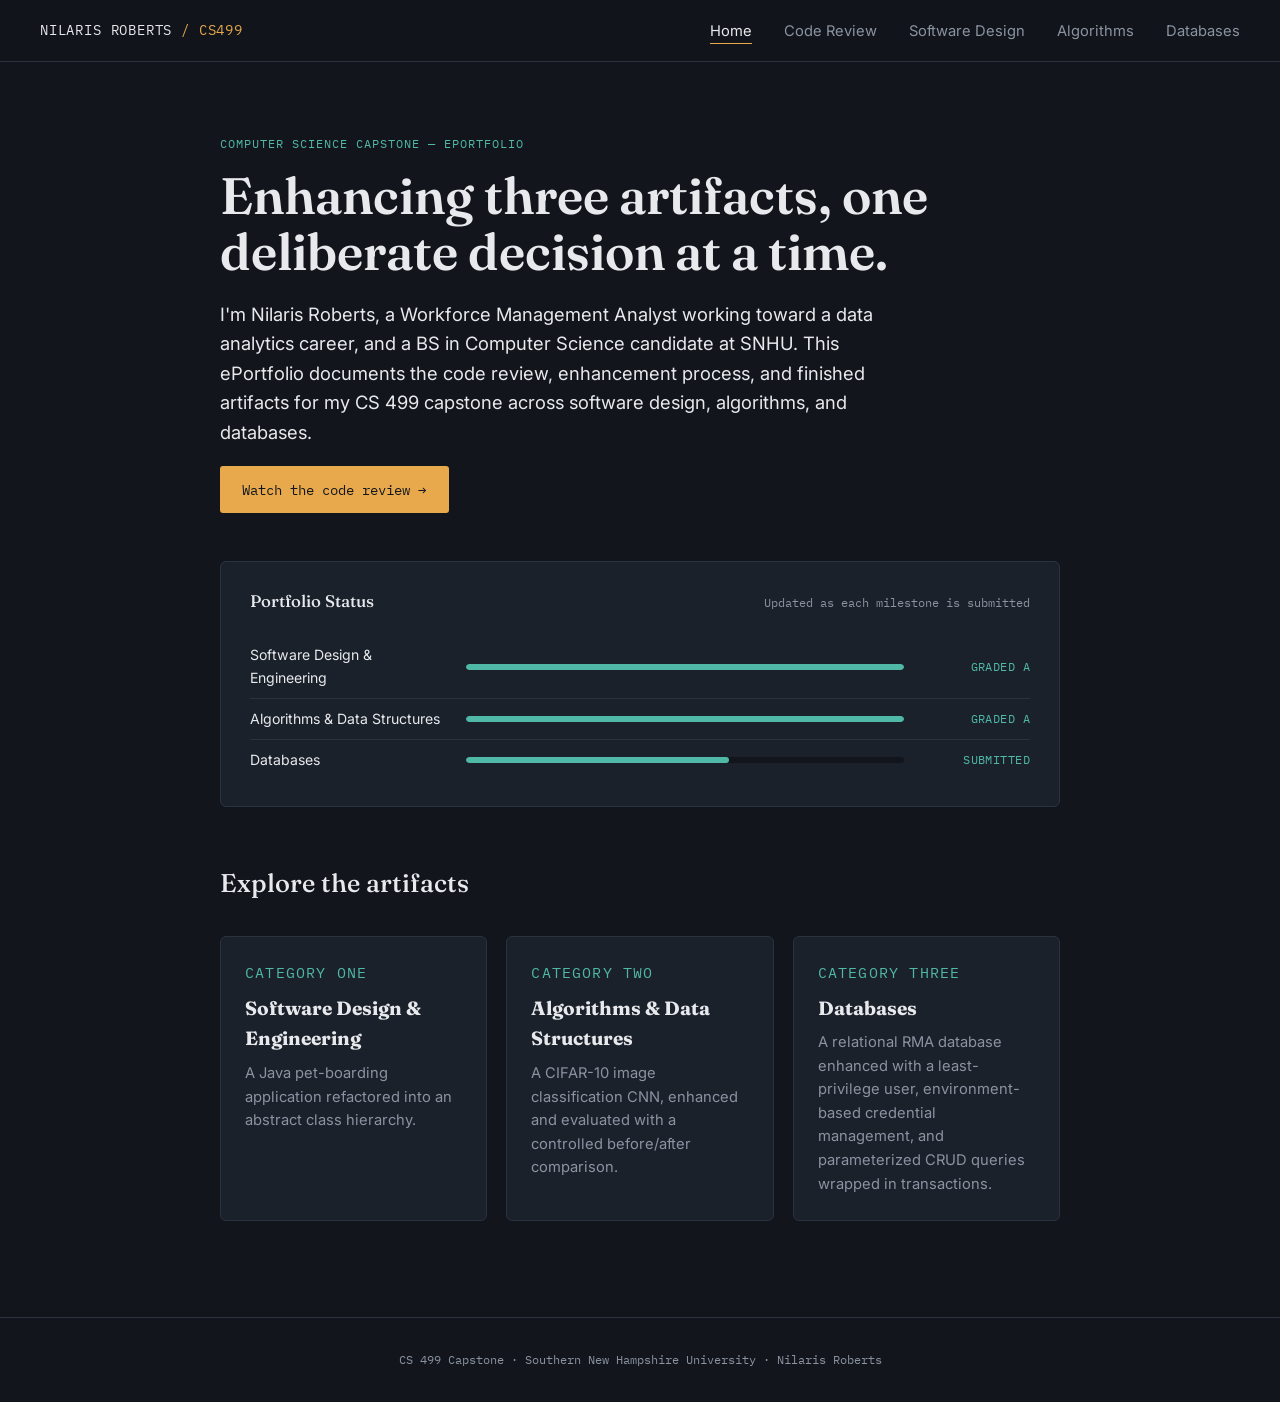
<file: index.html>
<!DOCTYPE html>
<html lang="en">
<head>
<meta charset="UTF-8">
<meta name="viewport" content="width=device-width, initial-scale=1.0">
<title>CS 499 Capstone ePortfolio — Nilaris Roberts</title>
<link rel="stylesheet" href="css/style.css">
</head>
<body>

<nav class="site-nav">
  <a href="index.html" class="brand">Nilaris Roberts <span>/ CS499</span></a>
  <ul class="nav-links">
    <li><a href="index.html" class="active">Home</a></li>
    <li><a href="code-review.html">Code Review</a></li>
    <li><a href="software-design.html">Software Design</a></li>
    <li><a href="algorithms.html">Algorithms</a></li>
    <li><a href="databases.html">Databases</a></li>
  </ul>
</nav>

<main>
  <p class="eyebrow">Computer Science Capstone — ePortfolio</p>
  <h1>Enhancing three artifacts, one deliberate decision at a time.</h1>
  <p class="lede">I'm Nilaris Roberts, a Workforce Management Analyst working toward a data analytics career, and a BS in Computer Science candidate at SNHU. This ePortfolio documents the code review, enhancement process, and finished artifacts for my CS 499 capstone across software design, algorithms, and databases.</p>
  <a class="cta" href="code-review.html">Watch the code review →</a>

  <section class="tracker">
    <div class="tracker-header">
      <h2>Portfolio Status</h2>
      <span>Updated as each milestone is submitted</span>
    </div>

    <div class="tracker-row">
      <div class="tracker-label">Software Design &amp; Engineering</div>
      <div class="tracker-bar"><div class="tracker-fill" style="width: 100%; background: var(--teal);"></div></div>
      <div class="tracker-status done">Graded A</div>
    </div>

    <div class="tracker-row">
      <div class="tracker-label">Algorithms &amp; Data Structures</div>
      <div class="tracker-bar"><div class="tracker-fill" style="width: 100%; background: var(--teal);"></div></div>
      <div class="tracker-status done">Graded A</div>
    </div>

    <div class="tracker-row">
      <div class="tracker-label">Databases</div>
      <div class="tracker-bar"><div class="tracker-fill" style="width: 60%; background: var(--teal);"></div></div>
      <div class="tracker-status done">Submitted</div>
    </div>
  </section>

  <h2>Explore the artifacts</h2>
  <div class="card-grid">
    <a class="card" href="software-design.html">
      <p class="eyebrow">Category One</p>
      <h3>Software Design &amp; Engineering</h3>
      <p>A Java pet-boarding application refactored into an abstract class hierarchy.</p>
    </a>
    <a class="card" href="algorithms.html">
      <p class="eyebrow">Category Two</p>
      <h3>Algorithms &amp; Data Structures</h3>
      <p>A CIFAR-10 image classification CNN, enhanced and evaluated with a controlled before/after comparison.</p>
    </a>
    <a class="card" href="databases.html">
      <p class="eyebrow">Category Three</p>
      <h3>Databases</h3>
      <p>A relational RMA database enhanced with a least-privilege user, environment-based credential management, and parameterized CRUD queries wrapped in transactions.</p>
    </a>
  </div>
</main>

<footer>
  CS 499 Capstone &middot; Southern New Hampshire University &middot; Nilaris Roberts
</footer>

</body>
</html>
</file>
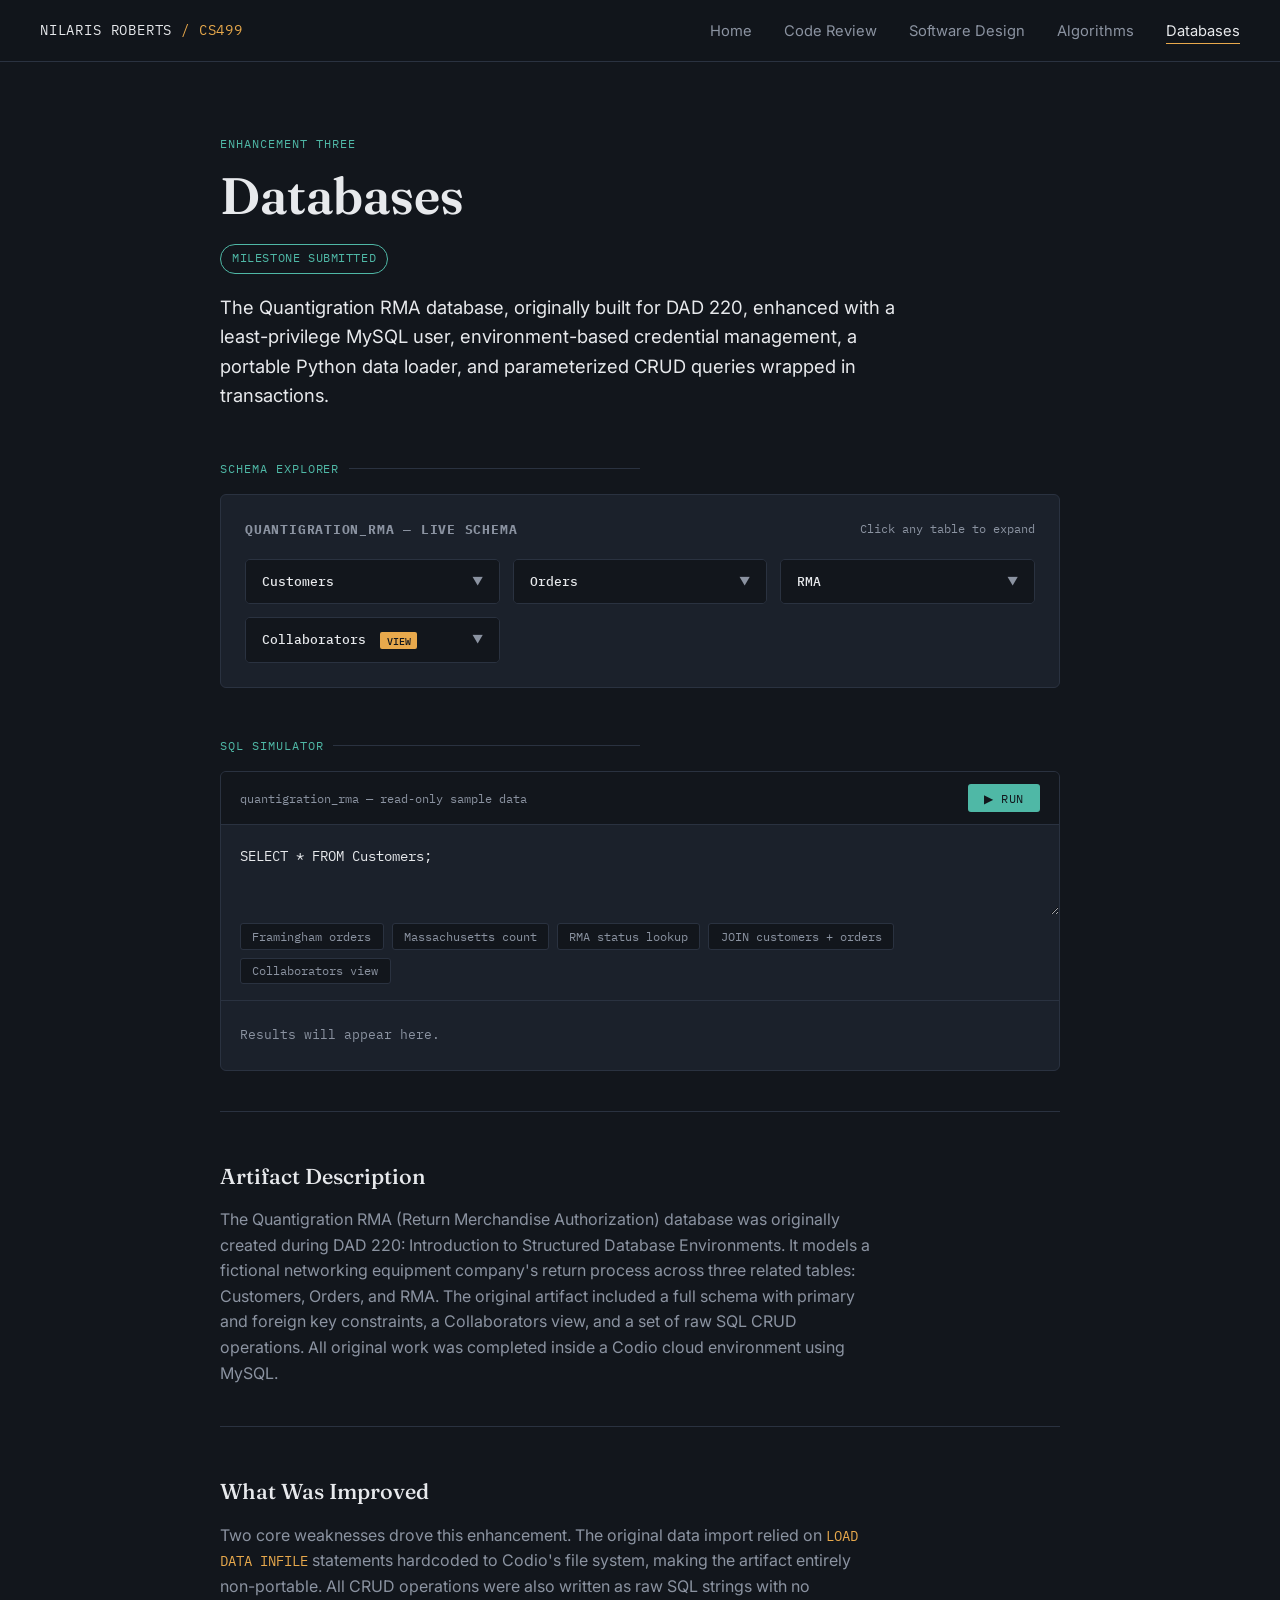
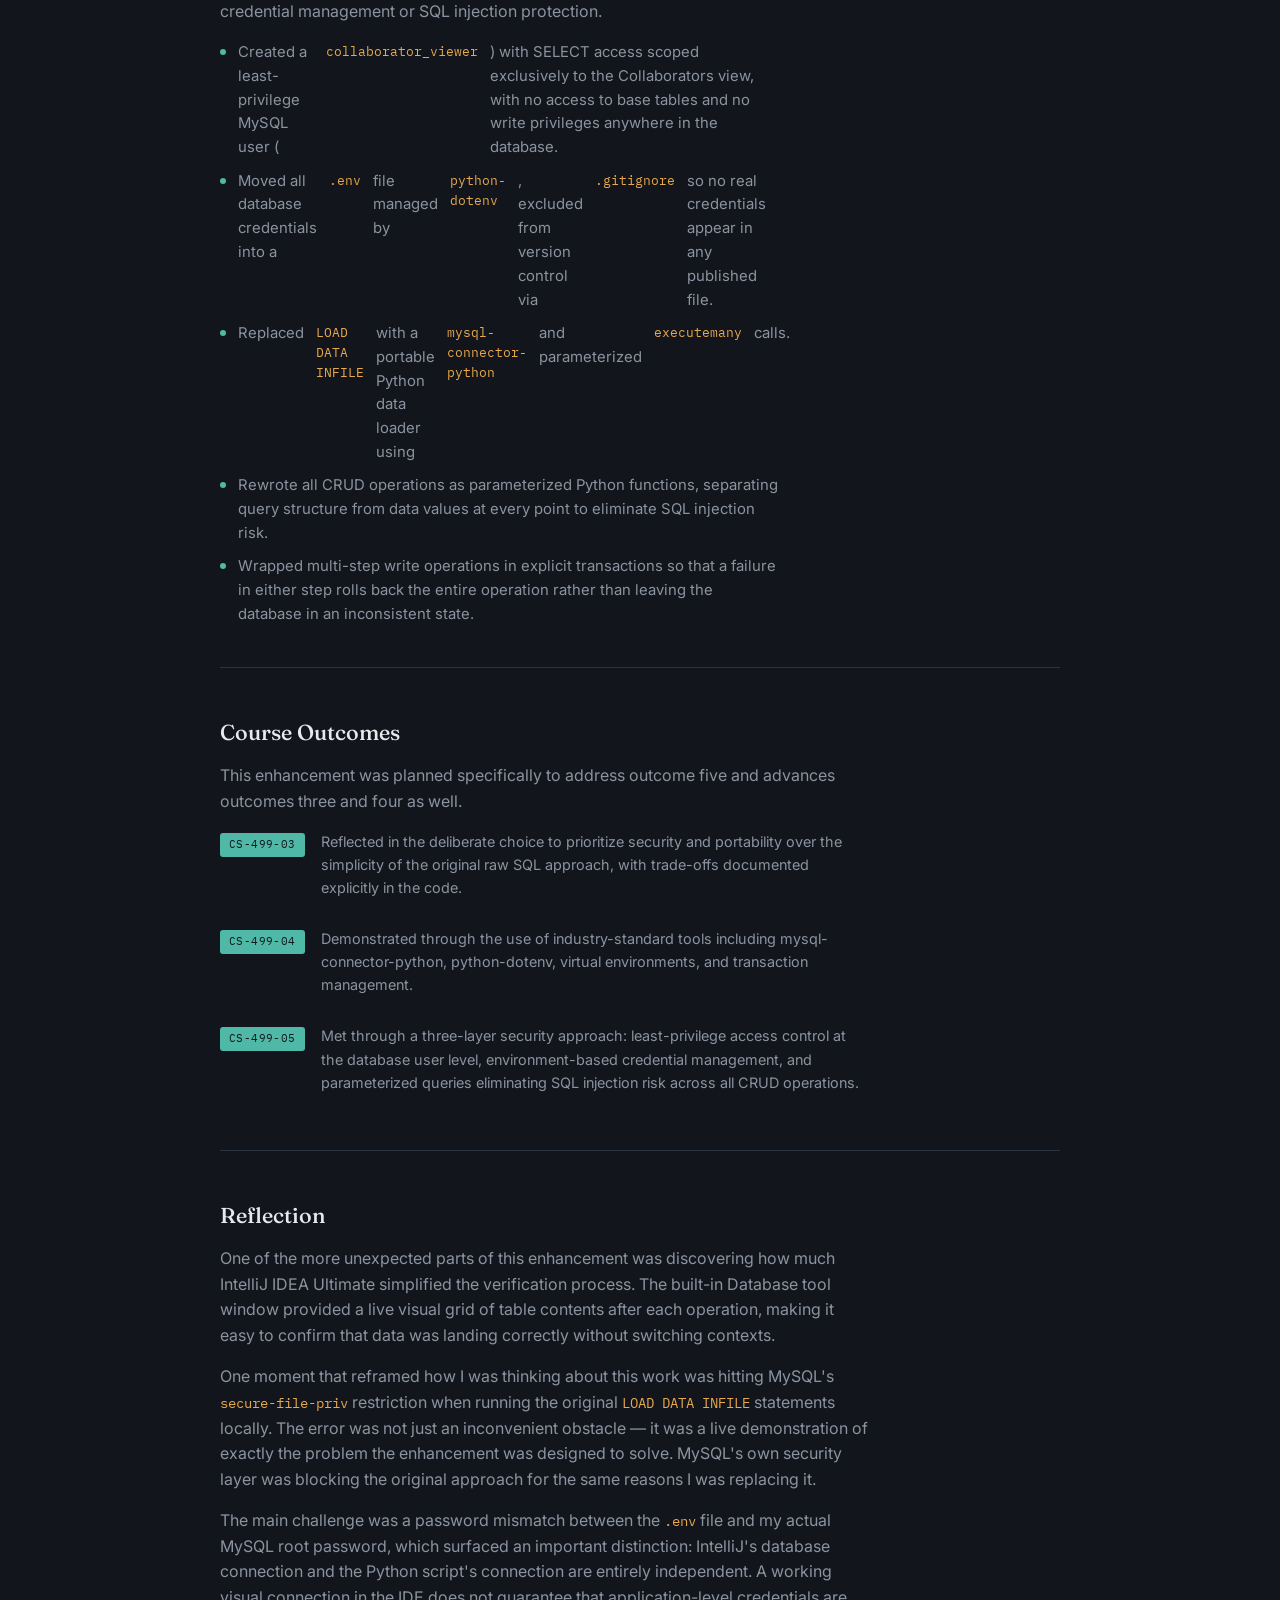
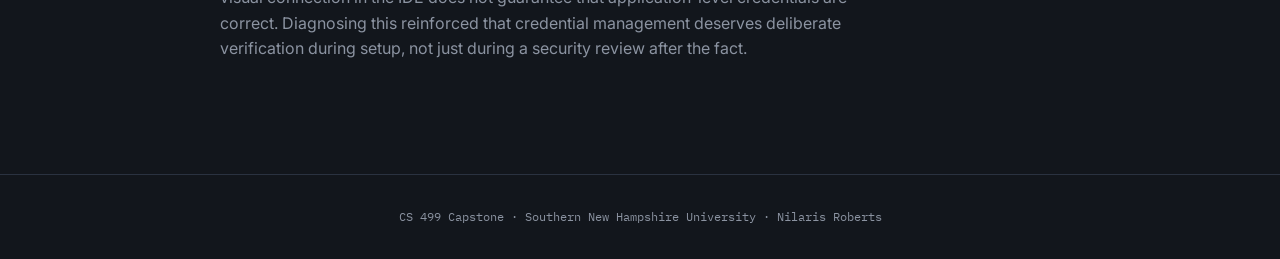
<file: databases.html>
<!DOCTYPE html>
<html lang="en">
<head>
  <meta charset="UTF-8">
  <meta name="viewport" content="width=device-width, initial-scale=1.0">
  <title>Databases — Nilaris Roberts</title>
  <link rel="stylesheet" href="css/style.css">
  <style>
    /* ── Narrative sections ── */
    .narrative-section { margin-top: 3rem; }
    .narrative-section h2 {
      font-family: var(--font-display);
      font-size: 1.35rem;
      font-weight: 500;
      color: var(--text);
      margin: 0 0 0.8rem;
    }
    .narrative-section p {
      color: var(--muted);
      max-width: 65ch;
      margin-bottom: 1rem;
    }
    .divider { border: none; border-top: 1px solid var(--border); margin: 2.5rem 0; }

    .enhancement-list {
      list-style: none; padding: 0; margin: 0 0 1.2rem;
      display: flex; flex-direction: column; gap: 0.6rem;
    }
    .enhancement-list li {
      display: flex; align-items: flex-start; gap: 0.75rem;
      font-size: 0.93rem; color: var(--muted); max-width: 62ch;
    }
    .enhancement-list li::before {
      content: ''; display: block; width: 6px; height: 6px;
      border-radius: 50%; background: var(--teal);
      margin-top: 0.5rem; flex-shrink: 0;
    }

    .outcomes-grid { display: flex; flex-direction: column; gap: 0.75rem; margin: 1rem 0 2rem; }
    .outcome-item { display: flex; gap: 1rem; align-items: flex-start; max-width: 65ch; }
    .outcome-tag {
      font-family: var(--font-mono); font-size: 0.7rem; letter-spacing: 0.04em;
      text-transform: uppercase; color: var(--bg); background: var(--teal);
      padding: 0.2rem 0.55rem; border-radius: 3px; flex-shrink: 0; margin-top: 0.15rem;
    }
    .outcome-text { font-size: 0.9rem; color: var(--muted); margin: 0; }

    code {
      font-family: var(--font-mono);
      font-size: 0.85em;
      color: var(--amber);
    }

    /* ── Interactive label ── */
    .interactive-label {
      font-family: var(--font-mono);
      font-size: 0.75rem;
      letter-spacing: 0.08em;
      text-transform: uppercase;
      color: var(--teal);
      margin: 3rem 0 1rem;
      display: flex;
      align-items: center;
      gap: 0.6rem;
    }
    .interactive-label::after {
      content: '';
      flex: 1;
      height: 1px;
      background: var(--border);
    }

    /* ── Schema Explorer ── */
    .schema-explorer {
      background: var(--surface);
      border: 1px solid var(--border);
      border-radius: 6px;
      padding: 1.5rem;
      margin-bottom: 0.5rem;
    }

    .schema-explorer-header {
      display: flex;
      justify-content: space-between;
      align-items: center;
      margin-bottom: 1.2rem;
    }

    .schema-explorer-header h3 {
      font-family: var(--font-mono);
      font-size: 0.82rem;
      letter-spacing: 0.06em;
      text-transform: uppercase;
      color: var(--muted);
      margin: 0;
    }

    .schema-hint {
      font-family: var(--font-mono);
      font-size: 0.72rem;
      color: var(--muted);
    }

    .schema-tables {
      display: grid;
      grid-template-columns: repeat(auto-fit, minmax(210px, 1fr));
      gap: 0.8rem;
    }

    .schema-table {
      border: 1px solid var(--border);
      border-radius: 5px;
      overflow: hidden;
      cursor: pointer;
      transition: border-color 0.2s ease;
    }

    .schema-table:hover { border-color: var(--teal); }
    .schema-table.open { border-color: var(--teal); }

    .schema-table-header {
      display: flex;
      justify-content: space-between;
      align-items: center;
      padding: 0.7rem 1rem;
      background: var(--bg);
      user-select: none;
    }

    .schema-table-name {
      font-family: var(--font-mono);
      font-size: 0.82rem;
      font-weight: 500;
      color: var(--text);
    }

    .schema-table-name .view-tag {
      font-size: 0.65rem;
      color: var(--bg);
      background: var(--amber);
      padding: 0.1rem 0.4rem;
      border-radius: 2px;
      margin-left: 0.4rem;
      vertical-align: middle;
    }

    .schema-chevron {
      font-size: 0.7rem;
      color: var(--muted);
      transition: transform 0.2s ease;
    }
    .schema-table.open .schema-chevron { transform: rotate(180deg); }

    .schema-fields {
      max-height: 0;
      overflow: hidden;
      transition: max-height 0.3s ease;
    }
    .schema-table.open .schema-fields { max-height: 500px; }

    .schema-field {
      display: flex;
      justify-content: space-between;
      align-items: center;
      padding: 0.45rem 1rem;
      border-top: 1px solid var(--border);
      font-size: 0.8rem;
      gap: 0.5rem;
    }

    .schema-field:hover { background: var(--surface-hover); }

    .field-left {
      display: flex;
      align-items: center;
      gap: 0.5rem;
    }

    .field-icon {
      font-size: 0.65rem;
      width: 14px;
      text-align: center;
      flex-shrink: 0;
    }

    .field-icon.pk { color: var(--amber); }
    .field-icon.fk { color: var(--teal); }
    .field-icon.field { color: var(--muted); }

    .field-name { color: var(--text); font-family: var(--font-mono); font-size: 0.78rem; }
    .field-type { color: var(--muted); font-family: var(--font-mono); font-size: 0.72rem; }

    .field-badge {
      font-family: var(--font-mono);
      font-size: 0.62rem;
      letter-spacing: 0.03em;
      text-transform: uppercase;
      padding: 0.1rem 0.4rem;
      border-radius: 2px;
      flex-shrink: 0;
    }
    .field-badge.pk { background: rgba(232,169,76,0.15); color: var(--amber); }
    .field-badge.fk { background: rgba(79,184,166,0.15); color: var(--teal); }
    .field-badge.nn { background: rgba(139,147,161,0.12); color: var(--muted); }
    .field-badge.check { background: rgba(139,147,161,0.12); color: var(--muted); }

    /* ── SQL Simulator ── */
    .sql-simulator {
      background: var(--surface);
      border: 1px solid var(--border);
      border-radius: 6px;
      overflow: hidden;
      margin-bottom: 0.5rem;
    }

    .sql-simulator-toolbar {
      display: flex;
      justify-content: space-between;
      align-items: center;
      padding: 0.75rem 1.2rem;
      background: var(--bg);
      border-bottom: 1px solid var(--border);
    }

    .sql-simulator-toolbar span {
      font-family: var(--font-mono);
      font-size: 0.75rem;
      color: var(--muted);
    }

    .sql-run-btn {
      font-family: var(--font-mono);
      font-size: 0.78rem;
      letter-spacing: 0.04em;
      text-transform: uppercase;
      color: var(--bg);
      background: var(--teal);
      border: none;
      padding: 0.4rem 1rem;
      border-radius: 3px;
      cursor: pointer;
      transition: opacity 0.2s ease, transform 0.15s ease;
    }
    .sql-run-btn:hover { opacity: 0.85; transform: translateY(-1px); }
    .sql-run-btn:active { transform: translateY(0); }

    .sql-input-area {
      width: 100%;
      padding: 1.2rem;
      background: transparent;
      border: none;
      color: var(--text);
      font-family: var(--font-mono);
      font-size: 0.88rem;
      line-height: 1.6;
      resize: vertical;
      min-height: 90px;
      outline: none;
      box-sizing: border-box;
    }

    .sql-examples {
      display: flex;
      flex-wrap: wrap;
      gap: 0.5rem;
      padding: 0 1.2rem 1rem;
    }

    .sql-example-btn {
      font-family: var(--font-mono);
      font-size: 0.72rem;
      color: var(--muted);
      background: var(--bg);
      border: 1px solid var(--border);
      padding: 0.3rem 0.7rem;
      border-radius: 3px;
      cursor: pointer;
      transition: color 0.2s, border-color 0.2s;
      white-space: nowrap;
    }
    .sql-example-btn:hover { color: var(--amber); border-color: var(--amber); }

    .sql-result-area {
      border-top: 1px solid var(--border);
      min-height: 60px;
    }

    .sql-result-bar {
      display: flex;
      justify-content: space-between;
      align-items: center;
      padding: 0.5rem 1.2rem;
      background: var(--bg);
      border-bottom: 1px solid var(--border);
    }

    .sql-result-bar span {
      font-family: var(--font-mono);
      font-size: 0.72rem;
      color: var(--muted);
    }

    .sql-result-bar .result-count { color: var(--teal); }
    .sql-result-bar .result-error { color: #e06c75; }

    .sql-result-table-wrap {
      overflow-x: auto;
      padding: 0;
    }

    .sql-result-table {
      width: 100%;
      border-collapse: collapse;
      font-family: var(--font-mono);
      font-size: 0.78rem;
    }

    .sql-result-table th {
      text-align: left;
      padding: 0.5rem 1rem;
      color: var(--amber);
      border-bottom: 1px solid var(--border);
      white-space: nowrap;
      font-weight: 500;
    }

    .sql-result-table td {
      padding: 0.45rem 1rem;
      color: var(--text);
      border-bottom: 1px solid var(--border);
      white-space: nowrap;
    }

    .sql-result-table tr:last-child td { border-bottom: none; }
    .sql-result-table tr:hover td { background: var(--surface-hover); }

    .sql-empty {
      padding: 1.5rem 1.2rem;
      font-family: var(--font-mono);
      font-size: 0.8rem;
      color: var(--muted);
    }

    .sql-error-msg {
      padding: 1rem 1.2rem;
      font-family: var(--font-mono);
      font-size: 0.8rem;
      color: #e06c75;
    }
  </style>
</head>
<body>

<nav class="site-nav">
  <a href="index.html" class="brand">Nilaris Roberts <span>/ CS499</span></a>
  <ul class="nav-links">
    <li><a href="index.html">Home</a></li>
    <li><a href="code-review.html">Code Review</a></li>
    <li><a href="software-design.html">Software Design</a></li>
    <li><a href="algorithms.html">Algorithms</a></li>
    <li><a href="databases.html" class="active">Databases</a></li>
  </ul>
</nav>

<main>
  <p class="eyebrow">Enhancement Three</p>
  <h1>Databases</h1>
  <span class="badge submitted">Milestone Submitted</span>

  <p class="lede">The Quantigration RMA database, originally built for DAD 220, enhanced with a least-privilege MySQL user, environment-based credential management, a portable Python data loader, and parameterized CRUD queries wrapped in transactions.</p>

  <!-- ── Schema Explorer ── -->
  <p class="interactive-label">Schema Explorer</p>

  <div class="schema-explorer">
    <div class="schema-explorer-header">
      <h3>Quantigration_RMA &mdash; Live Schema</h3>
      <span class="schema-hint">Click any table to expand</span>
    </div>
    <div class="schema-tables">

      <!-- Customers -->
      <div class="schema-table" onclick="toggleTable(this)">
        <div class="schema-table-header">
          <span class="schema-table-name">Customers</span>
          <span class="schema-chevron">▼</span>
        </div>
        <div class="schema-fields">
          <div class="schema-field">
            <div class="field-left">
              <span class="field-icon pk">🔑</span>
              <span class="field-name">CustomerID</span>
            </div>
            <div class="field-left">
              <span class="field-type">INT</span>
              <span class="field-badge pk">PK</span>
            </div>
          </div>
          <div class="schema-field">
            <div class="field-left"><span class="field-icon field">○</span><span class="field-name">FirstName</span></div>
            <span class="field-type">VARCHAR(25)</span>
          </div>
          <div class="schema-field">
            <div class="field-left"><span class="field-icon field">○</span><span class="field-name">LastName</span></div>
            <span class="field-type">VARCHAR(25)</span>
          </div>
          <div class="schema-field">
            <div class="field-left"><span class="field-icon field">○</span><span class="field-name">Street</span></div>
            <span class="field-type">VARCHAR(50)</span>
          </div>
          <div class="schema-field">
            <div class="field-left"><span class="field-icon field">○</span><span class="field-name">City</span></div>
            <span class="field-type">VARCHAR(50)</span>
          </div>
          <div class="schema-field">
            <div class="field-left"><span class="field-icon field">○</span><span class="field-name">State</span></div>
            <span class="field-type">VARCHAR(25)</span>
          </div>
          <div class="schema-field">
            <div class="field-left"><span class="field-icon field">○</span><span class="field-name">ZipCode</span></div>
            <span class="field-type">VARCHAR(10)</span>
          </div>
          <div class="schema-field">
            <div class="field-left"><span class="field-icon field">○</span><span class="field-name">Telephone</span></div>
            <span class="field-type">VARCHAR(15)</span>
          </div>
        </div>
      </div>

      <!-- Orders -->
      <div class="schema-table" onclick="toggleTable(this)">
        <div class="schema-table-header">
          <span class="schema-table-name">Orders</span>
          <span class="schema-chevron">▼</span>
        </div>
        <div class="schema-fields">
          <div class="schema-field">
            <div class="field-left"><span class="field-icon pk">🔑</span><span class="field-name">OrderID</span></div>
            <div class="field-left"><span class="field-type">INT</span><span class="field-badge pk">PK</span></div>
          </div>
          <div class="schema-field">
            <div class="field-left"><span class="field-icon fk">⇢</span><span class="field-name">CustomerID</span></div>
            <div class="field-left"><span class="field-type">INT</span><span class="field-badge fk">FK</span></div>
          </div>
          <div class="schema-field">
            <div class="field-left"><span class="field-icon field">○</span><span class="field-name">SKU</span></div>
            <span class="field-type">VARCHAR(20)</span>
          </div>
          <div class="schema-field">
            <div class="field-left"><span class="field-icon field">○</span><span class="field-name">Description</span></div>
            <span class="field-type">VARCHAR(100)</span>
          </div>
          <div class="schema-field">
            <div class="field-left"><span class="field-icon field">○</span><span class="field-name">OrderDate</span></div>
            <div class="field-left"><span class="field-type">DATE</span><span class="field-badge nn">NOT NULL</span></div>
          </div>
        </div>
      </div>

      <!-- RMA -->
      <div class="schema-table" onclick="toggleTable(this)">
        <div class="schema-table-header">
          <span class="schema-table-name">RMA</span>
          <span class="schema-chevron">▼</span>
        </div>
        <div class="schema-fields">
          <div class="schema-field">
            <div class="field-left"><span class="field-icon pk">🔑</span><span class="field-name">RMAID</span></div>
            <div class="field-left"><span class="field-type">INT</span><span class="field-badge pk">PK</span></div>
          </div>
          <div class="schema-field">
            <div class="field-left"><span class="field-icon fk">⇢</span><span class="field-name">OrderID</span></div>
            <div class="field-left"><span class="field-type">INT</span><span class="field-badge fk">FK</span></div>
          </div>
          <div class="schema-field">
            <div class="field-left"><span class="field-icon field">○</span><span class="field-name">Status</span></div>
            <div class="field-left"><span class="field-type">VARCHAR(50)</span><span class="field-badge check">CHECK</span></div>
          </div>
          <div class="schema-field">
            <div class="field-left"><span class="field-icon field">○</span><span class="field-name">Step</span></div>
            <span class="field-type">VARCHAR(50)</span>
          </div>
          <div class="schema-field">
            <div class="field-left"><span class="field-icon field">○</span><span class="field-name">Reason</span></div>
            <span class="field-type">VARCHAR(25)</span>
          </div>
        </div>
      </div>

      <!-- Collaborators view -->
      <div class="schema-table" onclick="toggleTable(this)">
        <div class="schema-table-header">
          <span class="schema-table-name">Collaborators <span class="view-tag">VIEW</span></span>
          <span class="schema-chevron">▼</span>
        </div>
        <div class="schema-fields">
          <div class="schema-field">
            <div class="field-left"><span class="field-icon field">○</span><span class="field-name">CollaboratorID</span></div>
            <span class="field-type">→ CustomerID</span>
          </div>
          <div class="schema-field">
            <div class="field-left"><span class="field-icon field">○</span><span class="field-name">FirstName</span></div>
            <span class="field-type">VARCHAR(25)</span>
          </div>
          <div class="schema-field">
            <div class="field-left"><span class="field-icon field">○</span><span class="field-name">LastName</span></div>
            <span class="field-type">VARCHAR(25)</span>
          </div>
          <div class="schema-field">
            <div class="field-left"><span class="field-icon field">○</span><span class="field-name">City</span></div>
            <span class="field-type">VARCHAR(50)</span>
          </div>
          <div class="schema-field">
            <div class="field-left"><span class="field-icon field">○</span><span class="field-name">State</span></div>
            <span class="field-type">VARCHAR(25)</span>
          </div>
          <div class="schema-field">
            <div class="field-left"><span class="field-icon field">○</span><span class="field-name">Telephone</span></div>
            <span class="field-type">VARCHAR(15)</span>
          </div>
        </div>
      </div>

    </div>
  </div>

  <!-- ── SQL Simulator ── -->
  <p class="interactive-label">SQL Simulator</p>

  <div class="sql-simulator">
    <div class="sql-simulator-toolbar">
      <span>quantigration_rma &mdash; read-only sample data</span>
      <button class="sql-run-btn" onclick="runQuery()">&#9654; Run</button>
    </div>
    <textarea class="sql-input-area" id="sqlInput" spellcheck="false"
      placeholder="Type a SELECT query and hit Run...">SELECT * FROM Customers;</textarea>
    <div class="sql-examples">
      <button class="sql-example-btn" onclick="loadExample(0)">Framingham orders</button>
      <button class="sql-example-btn" onclick="loadExample(1)">Massachusetts count</button>
      <button class="sql-example-btn" onclick="loadExample(2)">RMA status lookup</button>
      <button class="sql-example-btn" onclick="loadExample(3)">JOIN customers + orders</button>
      <button class="sql-example-btn" onclick="loadExample(4)">Collaborators view</button>
    </div>
    <div class="sql-result-area" id="sqlResult">
      <div class="sql-empty">Results will appear here.</div>
    </div>
  </div>

  <hr class="divider">

  <!-- Artifact Description -->
  <section class="narrative-section">
    <h2>Artifact Description</h2>
    <p>The Quantigration RMA (Return Merchandise Authorization) database was originally created during DAD 220: Introduction to Structured Database Environments. It models a fictional networking equipment company's return process across three related tables: Customers, Orders, and RMA. The original artifact included a full schema with primary and foreign key constraints, a Collaborators view, and a set of raw SQL CRUD operations. All original work was completed inside a Codio cloud environment using MySQL.</p>
  </section>

  <hr class="divider">

  <!-- Enhancements -->
  <section class="narrative-section">
    <h2>What Was Improved</h2>
    <p>Two core weaknesses drove this enhancement. The original data import relied on <code>LOAD DATA INFILE</code> statements hardcoded to Codio's file system, making the artifact entirely non-portable. All CRUD operations were also written as raw SQL strings with no credential management or SQL injection protection.</p>
    <ul class="enhancement-list">
      <li>Created a least-privilege MySQL user (<code>collaborator_viewer</code>) with SELECT access scoped exclusively to the Collaborators view, with no access to base tables and no write privileges anywhere in the database.</li>
      <li>Moved all database credentials into a <code>.env</code> file managed by <code>python-dotenv</code>, excluded from version control via <code>.gitignore</code> so no real credentials appear in any published file.</li>
      <li>Replaced <code>LOAD DATA INFILE</code> with a portable Python data loader using <code>mysql-connector-python</code> and parameterized <code>executemany</code> calls.</li>
      <li>Rewrote all CRUD operations as parameterized Python functions, separating query structure from data values at every point to eliminate SQL injection risk.</li>
      <li>Wrapped multi-step write operations in explicit transactions so that a failure in either step rolls back the entire operation rather than leaving the database in an inconsistent state.</li>
    </ul>
  </section>

  <hr class="divider">

  <!-- Course Outcomes -->
  <section class="narrative-section">
    <h2>Course Outcomes</h2>
    <p>This enhancement was planned specifically to address outcome five and advances outcomes three and four as well.</p>
    <div class="outcomes-grid">
      <div class="outcome-item">
        <span class="outcome-tag">CS-499-03</span>
        <p class="outcome-text">Reflected in the deliberate choice to prioritize security and portability over the simplicity of the original raw SQL approach, with trade-offs documented explicitly in the code.</p>
      </div>
      <div class="outcome-item">
        <span class="outcome-tag">CS-499-04</span>
        <p class="outcome-text">Demonstrated through the use of industry-standard tools including mysql-connector-python, python-dotenv, virtual environments, and transaction management.</p>
      </div>
      <div class="outcome-item">
        <span class="outcome-tag">CS-499-05</span>
        <p class="outcome-text">Met through a three-layer security approach: least-privilege access control at the database user level, environment-based credential management, and parameterized queries eliminating SQL injection risk across all CRUD operations.</p>
      </div>
    </div>
  </section>

  <hr class="divider">

  <!-- Reflection -->
  <section class="narrative-section">
    <h2>Reflection</h2>
    <p>One of the more unexpected parts of this enhancement was discovering how much IntelliJ IDEA Ultimate simplified the verification process. The built-in Database tool window provided a live visual grid of table contents after each operation, making it easy to confirm that data was landing correctly without switching contexts.</p>
    <p>One moment that reframed how I was thinking about this work was hitting MySQL's <code>secure-file-priv</code> restriction when running the original <code>LOAD DATA INFILE</code> statements locally. The error was not just an inconvenient obstacle — it was a live demonstration of exactly the problem the enhancement was designed to solve. MySQL's own security layer was blocking the original approach for the same reasons I was replacing it.</p>
    <p>The main challenge was a password mismatch between the <code>.env</code> file and my actual MySQL root password, which surfaced an important distinction: IntelliJ's database connection and the Python script's connection are entirely independent. A working visual connection in the IDE does not guarantee that application-level credentials are correct. Diagnosing this reinforced that credential management deserves deliberate verification during setup, not just during a security review after the fact.</p>
  </section>

</main>

<footer>
  CS 499 Capstone &middot; Southern New Hampshire University &middot; Nilaris Roberts
</footer>

<script>
// ── Sample dataset ──
const DB = {
  Customers: [
    { CustomerID: 100001, FirstName: 'James', LastName: 'Monroe', Street: '14 Elm Street', City: 'Framingham', State: 'Massachusetts', ZipCode: '01701', Telephone: '508-555-1001' },
    { CustomerID: 100002, FirstName: 'Sandra', LastName: 'Ellison', Street: '88 Pine Ave', City: 'Woonsocket', State: 'Rhode Island', ZipCode: '02895', Telephone: '401-555-2002' },
    { CustomerID: 100003, FirstName: 'Carlos', LastName: 'Rivera', Street: '200 Oak Blvd', City: 'Framingham', State: 'Massachusetts', ZipCode: '01702', Telephone: '508-555-3003' },
    { CustomerID: 100004, FirstName: 'Luke', LastName: 'Skywalker', Street: '15 Maiden Lane', City: 'New York', State: 'New York', ZipCode: '10222', Telephone: '212-555-1234' },
    { CustomerID: 100005, FirstName: 'Winston', LastName: 'Smith', Street: '123 Sycamore Street', City: 'Greensboro', State: 'North Carolina', ZipCode: '27401', Telephone: '919-555-6623' },
    { CustomerID: 100006, FirstName: 'MaryAnne', LastName: 'Jenkins', Street: '1 Coconut Way', City: 'Jupiter', State: 'Florida', ZipCode: '33458', Telephone: '321-555-8907' },
    { CustomerID: 100007, FirstName: 'Janet', LastName: 'Williams', Street: '55 Redondo Beach Blvd', City: 'Torrance', State: 'California', ZipCode: '90501', Telephone: '310-555-5678' },
    { CustomerID: 100008, FirstName: 'Diana', LastName: 'Prince', Street: '1 Wonder Way', City: 'Boston', State: 'Massachusetts', ZipCode: '02101', Telephone: '617-555-9999' },
  ],
  Orders: [
    { OrderID: 1204301, CustomerID: 100001, SKU: 'ADV-24-10C', Description: 'Advanced Switch 10GigE Copper 24 port', OrderDate: '2024-01-15' },
    { OrderID: 1204302, CustomerID: 100002, SKU: 'ENT-48-10F', Description: 'Enterprise Switch 10GigE SFP+ 48 port', OrderDate: '2024-02-20' },
    { OrderID: 1204303, CustomerID: 100003, SKU: 'ADV-48-10F', Description: 'Advanced Switch 10GigE Copper/Fiber 48 port', OrderDate: '2024-03-10' },
    { OrderID: 1204304, CustomerID: 100001, SKU: 'ENT-24-10F', Description: 'Enterprise Switch 10GigE SFP+ 24 port', OrderDate: '2024-04-05' },
    { OrderID: 1204305, CustomerID: 100004, SKU: 'ADV-24-10C', Description: 'Advanced Switch 10GigE Copper 24 port', OrderDate: '2024-05-01' },
    { OrderID: 1204306, CustomerID: 100005, SKU: 'ADV-48-10F', Description: 'Advanced Switch 10GigE Copper/Fiber 48 port', OrderDate: '2024-05-01' },
    { OrderID: 1204307, CustomerID: 100006, SKU: 'ENT-24-10F', Description: 'Enterprise Switch 10GigE SFP+ 24 port', OrderDate: '2024-05-01' },
    { OrderID: 1204308, CustomerID: 100007, SKU: 'ENT-48-10F', Description: 'Enterprise Switch 10GigE SFP+ 48 port', OrderDate: '2024-05-01' },
    { OrderID: 1204309, CustomerID: 100008, SKU: 'ENT-24-10F', Description: 'Enterprise Switch 10GigE SFP+ 24 port', OrderDate: '2024-06-01' },
  ],
  RMA: [
    { RMAID: 5001, OrderID: 1204301, Status: 'Pending', Step: 'Received', Reason: 'Damaged' },
    { RMAID: 5002, OrderID: 1204302, Status: 'Approved', Step: 'Inspecting', Reason: 'Wrong Item' },
    { RMAID: 5003, OrderID: 1204303, Status: 'Complete', Step: 'Credit Customer Account', Reason: 'Damaged' },
    { RMAID: 5175, OrderID: 1204305, Status: 'Complete', Step: 'Credit Customer Account', Reason: 'Damaged' },
  ],
  Collaborators: [
    { CollaboratorID: 100001, FirstName: 'James', LastName: 'Monroe', Street: '14 Elm Street', City: 'Framingham', State: 'Massachusetts', ZipCode: '01701', Telephone: '508-555-1001' },
    { CollaboratorID: 100002, FirstName: 'Sandra', LastName: 'Ellison', Street: '88 Pine Ave', City: 'Woonsocket', State: 'Rhode Island', ZipCode: '02895', Telephone: '401-555-2002' },
    { CollaboratorID: 100003, FirstName: 'Carlos', LastName: 'Rivera', Street: '200 Oak Blvd', City: 'Framingham', State: 'Massachusetts', ZipCode: '01702', Telephone: '508-555-3003' },
    { CollaboratorID: 100004, FirstName: 'Luke', LastName: 'Skywalker', Street: '15 Maiden Lane', City: 'New York', State: 'New York', ZipCode: '10222', Telephone: '212-555-1234' },
    { CollaboratorID: 100005, FirstName: 'Winston', LastName: 'Smith', Street: '123 Sycamore Street', City: 'Greensboro', State: 'North Carolina', ZipCode: '27401', Telephone: '919-555-6623' },
    { CollaboratorID: 100006, FirstName: 'MaryAnne', LastName: 'Jenkins', Street: '1 Coconut Way', City: 'Jupiter', State: 'Florida', ZipCode: '33458', Telephone: '321-555-8907' },
    { CollaboratorID: 100007, FirstName: 'Janet', LastName: 'Williams', Street: '55 Redondo Beach Blvd', City: 'Torrance', State: 'California', ZipCode: '90501', Telephone: '310-555-5678' },
    { CollaboratorID: 100008, FirstName: 'Diana', LastName: 'Prince', Street: '1 Wonder Way', City: 'Boston', State: 'Massachusetts', ZipCode: '02101', Telephone: '617-555-9999' },
  ]
};

// ── Schema toggle ──
function toggleTable(el) {
  el.classList.toggle('open');
}

// ── Example queries ──
const EXAMPLES = [
  `SELECT COUNT(*) AS FraminghamOrderCount\nFROM Customers\nJOIN Orders ON Customers.CustomerID = Orders.CustomerID\nWHERE Customers.City = 'Framingham' AND Customers.State = 'Massachusetts';`,
  `SELECT COUNT(*) AS MassachusettsCustomerCount\nFROM Customers\nWHERE State = 'Massachusetts';`,
  `SELECT Status, Step\nFROM RMA\nWHERE OrderID = 1204305;`,
  `SELECT Customers.FirstName, Customers.LastName, Orders.SKU, Orders.OrderDate\nFROM Customers\nJOIN Orders ON Customers.CustomerID = Orders.CustomerID\nORDER BY Orders.OrderDate;`,
  `SELECT * FROM Collaborators;`,
];

function loadExample(i) {
  document.getElementById('sqlInput').value = EXAMPLES[i];
}

// ── Minimal SQL parser/executor ──
function runQuery() {
  const raw = document.getElementById('sqlInput').value.trim();
  const resultArea = document.getElementById('sqlResult');

  if (!raw) {
    resultArea.innerHTML = '<div class="sql-empty">Type a query above and hit Run.</div>';
    return;
  }

  try {
    const result = executeSQL(raw);
    renderResult(resultArea, result, raw);
  } catch (e) {
    resultArea.innerHTML = `
      <div class="sql-result-bar"><span class="result-error">Error</span></div>
      <div class="sql-error-msg">${e.message}</div>`;
  }
}

function executeSQL(sql) {
  const upper = sql.toUpperCase().trim();

  // Block non-SELECT
  if (!upper.startsWith('SELECT')) {
    throw new Error('This simulator supports SELECT queries only. Write operations are handled server-side in the actual enhancement.');
  }

  // COUNT(*) queries
  if (upper.includes('COUNT(*)')) {
    return handleCount(sql);
  }

  // JOIN queries
  if (upper.includes('JOIN')) {
    return handleJoin(sql);
  }

  // Simple SELECT ... FROM table [WHERE ...]
  return handleSimpleSelect(sql);
}

function getTableName(sql) {
  const m = sql.match(/FROM\s+(\w+)/i);
  if (!m) throw new Error('Could not parse table name from query.');
  const name = m[1];
  const key = Object.keys(DB).find(k => k.toLowerCase() === name.toLowerCase());
  if (!key) throw new Error(`Unknown table or view: "${name}". Available: Customers, Orders, RMA, Collaborators.`);
  return key;
}

function parseWhere(sql, row) {
  const whereMatch = sql.match(/WHERE\s+(.+?)(?:ORDER BY|LIMIT|;|$)/is);
  if (!whereMatch) return true;
  const clause = whereMatch[1].trim();

  // Handle AND conditions
  const conditions = clause.split(/\s+AND\s+/i);
  return conditions.every(cond => {
    const m = cond.match(/(\w+)\s*=\s*'([^']*)'/i) || cond.match(/(\w+)\s*=\s*(\d+)/i);
    if (!m) return true;
    const col = m[1];
    const val = m[2];
    const rowVal = row[col];
    if (rowVal === undefined) return true;
    return String(rowVal).toLowerCase() === String(val).toLowerCase();
  });
}

function handleSimpleSelect(sql) {
  const tableName = getTableName(sql);
  let rows = DB[tableName].filter(row => parseWhere(sql, row));

  // ORDER BY
  const orderMatch = sql.match(/ORDER BY\s+(\w+)(?:\s+(ASC|DESC))?/i);
  if (orderMatch) {
    const col = orderMatch[1];
    const dir = (orderMatch[2] || 'ASC').toUpperCase();
    rows = [...rows].sort((a, b) => {
      const av = a[col], bv = b[col];
      return dir === 'ASC' ? (av > bv ? 1 : -1) : (av < bv ? 1 : -1);
    });
  }

  // LIMIT
  const limitMatch = sql.match(/LIMIT\s+(\d+)/i);
  if (limitMatch) rows = rows.slice(0, parseInt(limitMatch[1]));

  // Columns
  const colMatch = sql.match(/SELECT\s+(.+?)\s+FROM/is);
  const colStr = colMatch ? colMatch[1].trim() : '*';

  if (colStr === '*') {
    return { columns: Object.keys(DB[tableName][0] || {}), rows };
  }

  const cols = colStr.split(',').map(c => c.trim());
  const filteredRows = rows.map(row => {
    const r = {};
    cols.forEach(c => { if (row[c] !== undefined) r[c] = row[c]; });
    return r;
  });
  return { columns: cols.filter(c => filteredRows[0] && filteredRows[0][c] !== undefined), rows: filteredRows };
}

function handleCount(sql) {
  const aliasMatch = sql.match(/COUNT\(\*\)\s+AS\s+(\w+)/i);
  const alias = aliasMatch ? aliasMatch[1] : 'COUNT(*)';

  if (sql.toUpperCase().includes('JOIN')) {
    // COUNT with JOIN
    const joined = handleJoin(sql.replace(/COUNT\(\*\)\s+AS\s+\w+/i, '*').replace(/COUNT\(\*\)/i, '*'));
    return { columns: [alias], rows: [{ [alias]: joined.rows.length }] };
  }

  const tableName = getTableName(sql);
  const count = DB[tableName].filter(row => parseWhere(sql, row)).length;
  return { columns: [alias], rows: [{ [alias]: count }] };
}

function handleJoin(sql) {
  // Parse: SELECT cols FROM t1 JOIN t2 ON t1.col = t2.col WHERE ... ORDER BY ...
  const fromMatch = sql.match(/FROM\s+(\w+)\s+(?:INNER\s+)?JOIN\s+(\w+)\s+ON\s+(\w+)\.(\w+)\s*=\s*(\w+)\.(\w+)/i);
  if (!fromMatch) throw new Error('Could not parse JOIN. Try: SELECT ... FROM TableA JOIN TableB ON TableA.col = TableB.col');

  const t1Name = Object.keys(DB).find(k => k.toLowerCase() === fromMatch[1].toLowerCase());
  const t2Name = Object.keys(DB).find(k => k.toLowerCase() === fromMatch[2].toLowerCase());
  if (!t1Name || !t2Name) throw new Error(`Unknown table in JOIN.`);

  const joinCol1 = fromMatch[4];
  const joinCol2 = fromMatch[6];

  // Cross join then filter on join condition
  let joined = [];
  for (const r1 of DB[t1Name]) {
    for (const r2 of DB[t2Name]) {
      if (String(r1[joinCol1]) === String(r2[joinCol2])) {
        const merged = {};
        Object.entries(r1).forEach(([k, v]) => { merged[`${t1Name}.${k}`] = v; merged[k] = v; });
        Object.entries(r2).forEach(([k, v]) => { merged[`${t2Name}.${k}`] = v; if (merged[k] === undefined) merged[k] = v; });
        joined.push(merged);
      }
    }
  }

  // WHERE
  const whereMatch = sql.match(/WHERE\s+(.+?)(?:ORDER BY|LIMIT|;|$)/is);
  if (whereMatch) {
    const clause = whereMatch[1].trim();
    const conditions = clause.split(/\s+AND\s+/i);
    joined = joined.filter(row => conditions.every(cond => {
      const m = cond.match(/(?:\w+\.)?(\w+)\s*=\s*'([^']*)'/i) || cond.match(/(?:\w+\.)?(\w+)\s*=\s*(\d+)/i);
      if (!m) return true;
      const col = m[1];
      const val = m[2];
      return String(row[col] ?? '').toLowerCase() === String(val).toLowerCase();
    }));
  }

  // ORDER BY
  const orderMatch = sql.match(/ORDER BY\s+(?:\w+\.)?(\w+)(?:\s+(ASC|DESC))?/i);
  if (orderMatch) {
    const col = orderMatch[1];
    const dir = (orderMatch[2] || 'ASC').toUpperCase();
    joined = [...joined].sort((a, b) => {
      const av = a[col], bv = b[col];
      return dir === 'ASC' ? (av > bv ? 1 : -1) : (av < bv ? 1 : -1);
    });
  }

  // LIMIT
  const limitMatch = sql.match(/LIMIT\s+(\d+)/i);
  if (limitMatch) joined = joined.slice(0, parseInt(limitMatch[1]));

  // SELECT columns
  const colMatch = sql.match(/SELECT\s+(.+?)\s+FROM/is);
  const colStr = colMatch ? colMatch[1].trim() : '*';
  if (colStr === '*' || colStr.toUpperCase().includes('COUNT')) {
    const cols = joined.length > 0
      ? Object.keys(joined[0]).filter(k => !k.includes('.'))
      : [];
    return { columns: cols, rows: joined.map(r => { const o = {}; cols.forEach(c => o[c] = r[c]); return o; }) };
  }

  const cols = colStr.split(',').map(c => {
    const parts = c.trim().split('.');
    return parts[parts.length - 1];
  });
  const filteredRows = joined.map(r => {
    const o = {};
    cols.forEach(c => { o[c] = r[c]; });
    return o;
  });
  return { columns: cols, rows: filteredRows };
}

function renderResult(area, result, sql) {
  const { columns, rows } = result;
  const count = rows.length;
  const countText = count === 1 ? '1 row' : `${count} rows`;

  if (rows.length === 0) {
    area.innerHTML = `
      <div class="sql-result-bar">
        <span>Query OK</span>
        <span class="result-count">0 rows returned</span>
      </div>
      <div class="sql-empty">No matching records.</div>`;
    return;
  }

  const headers = columns.map(c => `<th>${c}</th>`).join('');
  const rowsHtml = rows.map(row =>
    `<tr>${columns.map(c => `<td>${row[c] ?? 'NULL'}</td>`).join('')}</tr>`
  ).join('');

  area.innerHTML = `
    <div class="sql-result-bar">
      <span>Query OK</span>
      <span class="result-count">${countText} returned</span>
    </div>
    <div class="sql-result-table-wrap">
      <table class="sql-result-table">
        <thead><tr>${headers}</tr></thead>
        <tbody>${rowsHtml}</tbody>
      </table>
    </div>`;
}

// Run on Enter (Ctrl/Cmd + Enter)
document.getElementById('sqlInput').addEventListener('keydown', function(e) {
  if ((e.ctrlKey || e.metaKey) && e.key === 'Enter') {
    e.preventDefault();
    runQuery();
  }
});
</script>

</body>
</html>
</file>
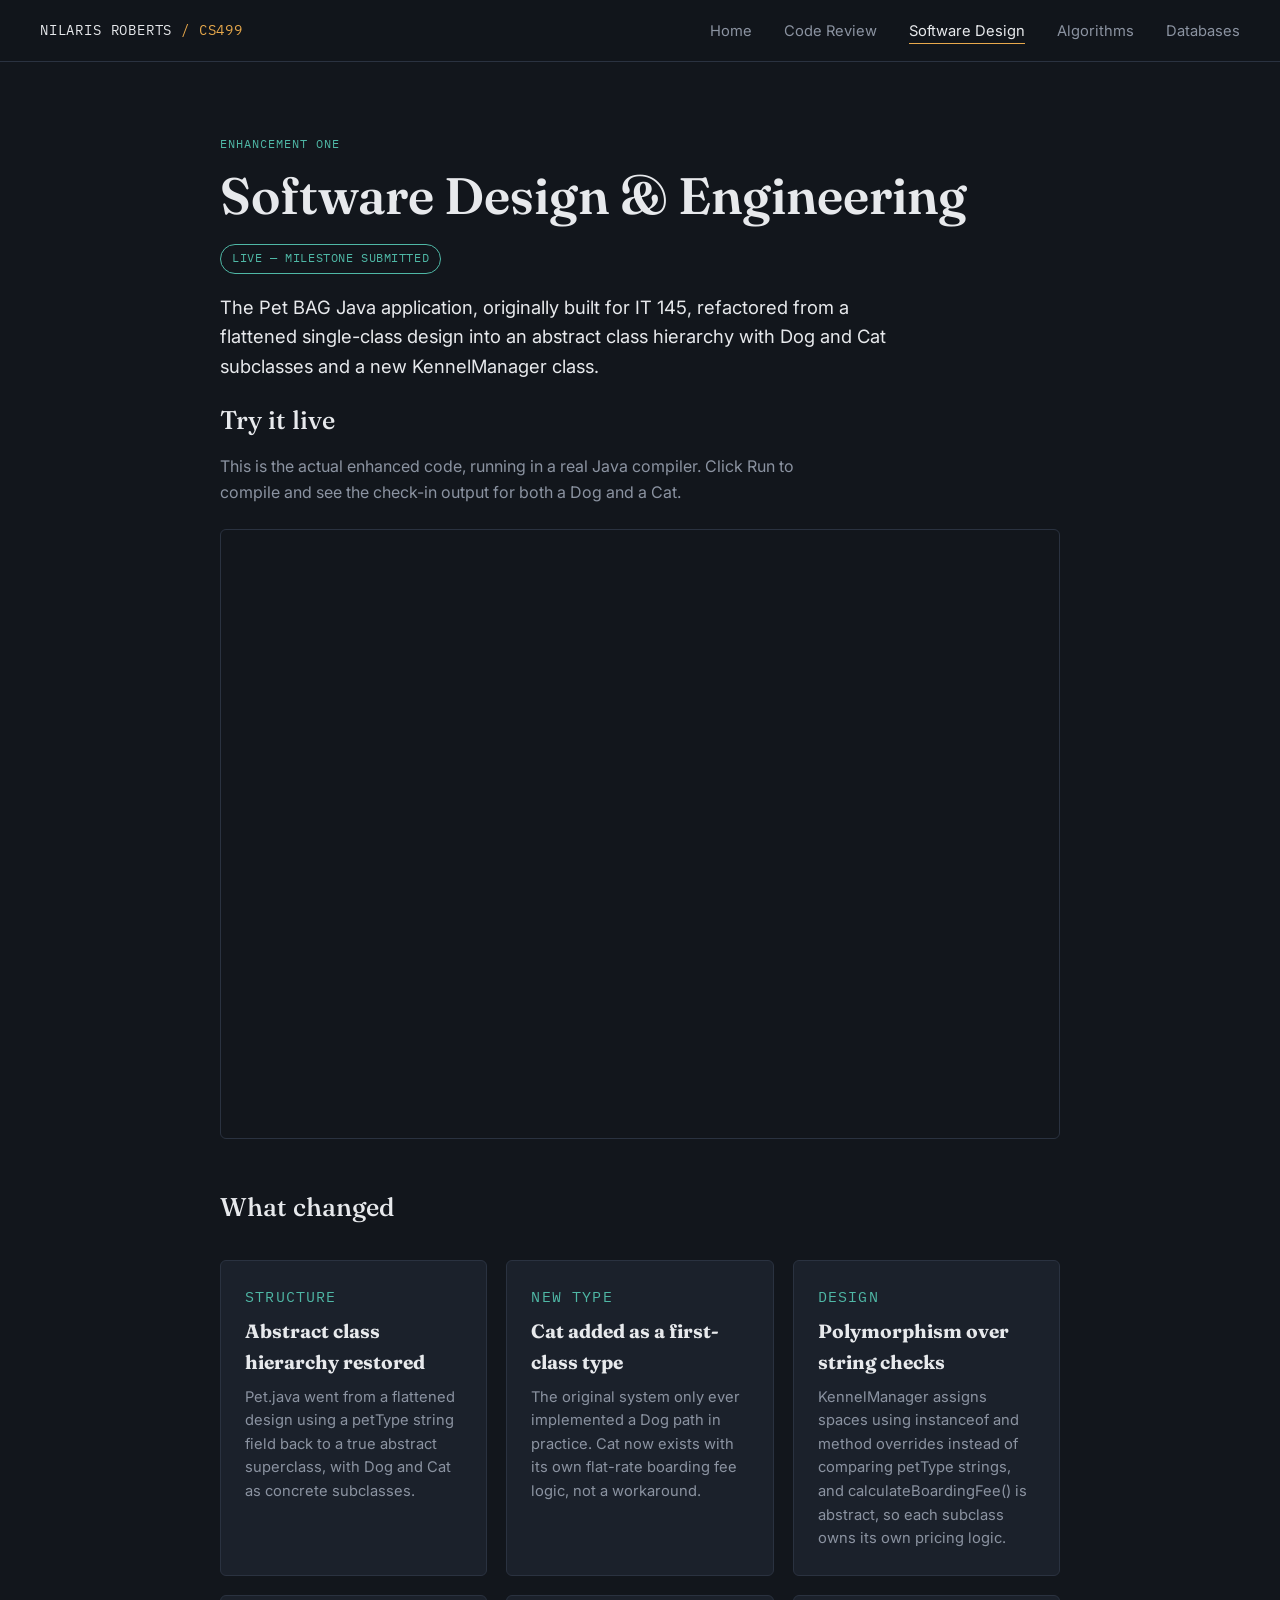
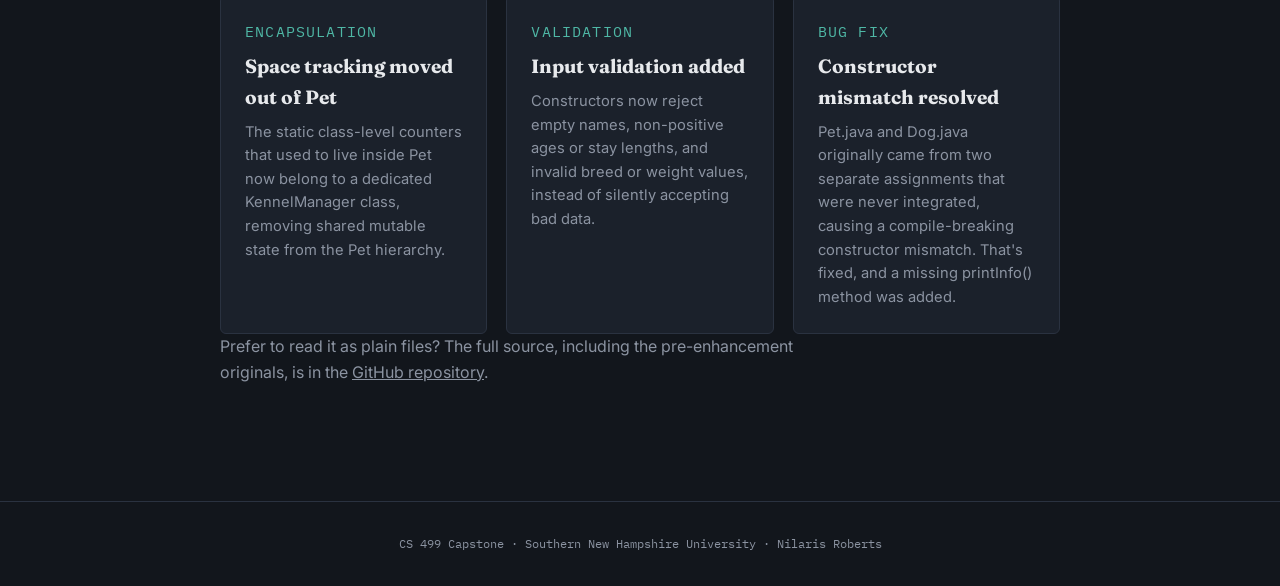
<file: software-design.html>
<!DOCTYPE html>
<html lang="en">
<head>
<meta charset="UTF-8">
<meta name="viewport" content="width=device-width, initial-scale=1.0">
<title>Software Design &amp; Engineering — Nilaris Roberts</title>
<link rel="stylesheet" href="css/style.css">
</head>
<body>

<nav class="site-nav">
  <a href="index.html" class="brand">Nilaris Roberts <span>/ CS499</span></a>
  <ul class="nav-links">
    <li><a href="index.html">Home</a></li>
    <li><a href="code-review.html">Code Review</a></li>
    <li><a href="software-design.html" class="active">Software Design</a></li>
    <li><a href="algorithms.html">Algorithms</a></li>
    <li><a href="databases.html">Databases</a></li>
  </ul>
</nav>

<main>
  <p class="eyebrow">Enhancement One</p>
  <h1>Software Design &amp; Engineering</h1>
  <span class="badge submitted">Live &mdash; Milestone Submitted</span>
  <p class="lede">The Pet BAG Java application, originally built for IT 145, refactored from a flattened single-class design into an abstract class hierarchy with Dog and Cat subclasses and a new KennelManager class.</p>

  <h2>Try it live</h2>
  <p>This is the actual enhanced code, running in a real Java compiler. Click Run to compile and see the check-in output for both a Dog and a Cat.</p>

  <div id="pet-bag-editor-wrap" style="border: 1px solid var(--border); border-radius: 6px; overflow: hidden; margin: 1.5rem 0 3rem;">
    <iframe
      src="https://onecompiler.com/embed/java/44vqs6d7p"
      width="100%"
      height="600px"
      frameBorder="0"
      title="Pet BAG Java application, live editor">
    </iframe>
  </div>

  <h2>What changed</h2>
  <div class="card-grid">
    <div class="card">
      <p class="eyebrow">Structure</p>
      <h3>Abstract class hierarchy restored</h3>
      <p>Pet.java went from a flattened design using a petType string field back to a true abstract superclass, with Dog and Cat as concrete subclasses.</p>
    </div>
    <div class="card">
      <p class="eyebrow">New type</p>
      <h3>Cat added as a first-class type</h3>
      <p>The original system only ever implemented a Dog path in practice. Cat now exists with its own flat-rate boarding fee logic, not a workaround.</p>
    </div>
    <div class="card">
      <p class="eyebrow">Design</p>
      <h3>Polymorphism over string checks</h3>
      <p>KennelManager assigns spaces using instanceof and method overrides instead of comparing petType strings, and calculateBoardingFee() is abstract, so each subclass owns its own pricing logic.</p>
    </div>
    <div class="card">
      <p class="eyebrow">Encapsulation</p>
      <h3>Space tracking moved out of Pet</h3>
      <p>The static class-level counters that used to live inside Pet now belong to a dedicated KennelManager class, removing shared mutable state from the Pet hierarchy.</p>
    </div>
    <div class="card">
      <p class="eyebrow">Validation</p>
      <h3>Input validation added</h3>
      <p>Constructors now reject empty names, non-positive ages or stay lengths, and invalid breed or weight values, instead of silently accepting bad data.</p>
    </div>
    <div class="card">
      <p class="eyebrow">Bug fix</p>
      <h3>Constructor mismatch resolved</h3>
      <p>Pet.java and Dog.java originally came from two separate assignments that were never integrated, causing a compile-breaking constructor mismatch. That's fixed, and a missing printInfo() method was added.</p>
    </div>
  </div>

  <p>Prefer to read it as plain files? The full source, including the pre-enhancement originals, is in the <a href="https://github.com/ninirob/CS499_Capstone_Portfolio" target="_blank" rel="noopener">GitHub repository</a>.</p>
</main>

<footer>
  CS 499 Capstone &middot; Southern New Hampshire University &middot; Nilaris Roberts
</footer>

</body>
</html>
</file>
<file: css/style.css>
@import url('https://fonts.googleapis.com/css2?family=Fraunces:opsz,wght@9..144,400;9..144,500;9..144,600&family=Inter:wght@400;500;600&family=IBM+Plex+Mono:wght@400;500&display=swap');

:root {
  --bg: #12161c;
  --surface: #1b212b;
  --surface-hover: #232b37;
  --text: #e7e9ec;
  --muted: #8b93a1;
  --amber: #e8a94c;
  --teal: #4fb8a6;
  --border: #2a3240;

  --font-display: 'Fraunces', serif;
  --font-body: 'Inter', sans-serif;
  --font-mono: 'IBM Plex Mono', monospace;
}

/* Cross-document view transitions: Chromium supports this natively.
   Safari/Firefox simply ignore it and navigate normally. */
@view-transition {
  navigation: auto;
}

* { box-sizing: border-box; }

html { scroll-behavior: smooth; }

body {
  margin: 0;
  background: var(--bg);
  color: var(--text);
  font-family: var(--font-body);
  line-height: 1.6;
  -webkit-font-smoothing: antialiased;
}

a { color: inherit; }

::selection { background: var(--amber); color: var(--bg); }

/* ---------- Nav ---------- */

.site-nav {
  position: sticky;
  top: 0;
  z-index: 10;
  display: flex;
  align-items: center;
  justify-content: space-between;
  padding: 1.1rem 2.5rem;
  background: rgba(18, 22, 28, 0.85);
  backdrop-filter: blur(10px);
  border-bottom: 1px solid var(--border);
  view-transition-name: site-nav;
}

.site-nav .brand {
  font-family: var(--font-mono);
  font-size: 0.85rem;
  letter-spacing: 0.06em;
  text-decoration: none;
  color: var(--text);
  text-transform: uppercase;
}

.site-nav .brand span { color: var(--amber); }

.nav-links {
  display: flex;
  gap: 2rem;
  list-style: none;
  margin: 0;
  padding: 0;
}

.nav-links a {
  text-decoration: none;
  font-size: 0.92rem;
  color: var(--muted);
  position: relative;
  padding-bottom: 2px;
  transition: color 0.25s ease;
}

.nav-links a::after {
  content: '';
  position: absolute;
  left: 0;
  bottom: -2px;
  width: 0%;
  height: 1px;
  background: var(--amber);
  transition: width 0.3s ease;
}

.nav-links a:hover,
.nav-links a.active {
  color: var(--text);
}

.nav-links a:hover::after,
.nav-links a.active::after {
  width: 100%;
}

/* ---------- Layout ---------- */

main {
  max-width: 920px;
  margin: 0 auto;
  padding: 4.5rem 2.5rem 6rem;
}

.eyebrow {
  font-family: var(--font-mono);
  font-size: 0.78rem;
  letter-spacing: 0.08em;
  text-transform: uppercase;
  color: var(--teal);
  margin: 0 0 0.9rem;
}

h1 {
  font-family: var(--font-display);
  font-weight: 600;
  font-size: clamp(2.2rem, 5vw, 3.2rem);
  line-height: 1.1;
  margin: 0 0 1.2rem;
  view-transition-name: page-title;
}

h2 {
  font-family: var(--font-display);
  font-weight: 500;
  font-size: 1.6rem;
  margin: 0 0 0.8rem;
}

p { color: var(--muted); margin: 0 0 1.2rem; max-width: 60ch; }

.lede {
  font-size: 1.15rem;
  color: var(--text);
  max-width: 58ch;
}

.cta {
  display: inline-flex;
  align-items: center;
  gap: 0.5rem;
  font-family: var(--font-mono);
  font-size: 0.9rem;
  color: var(--bg);
  background: var(--amber);
  padding: 0.75rem 1.4rem;
  border-radius: 3px;
  text-decoration: none;
  transition: transform 0.2s ease, box-shadow 0.2s ease;
}

.cta:hover {
  transform: translateY(-2px);
  box-shadow: 0 8px 20px rgba(232, 169, 76, 0.25);
}

/* ---------- Status tracker (signature element) ---------- */

.tracker {
  margin: 3rem 0 3.5rem;
  border: 1px solid var(--border);
  border-radius: 6px;
  padding: 1.6rem 1.8rem;
  background: var(--surface);
}

.tracker-header {
  display: flex;
  justify-content: space-between;
  align-items: baseline;
  margin-bottom: 1.3rem;
}

.tracker-header h2 { margin: 0; font-size: 1.05rem; }

.tracker-header span {
  font-family: var(--font-mono);
  font-size: 0.75rem;
  color: var(--muted);
}

.tracker-row {
  display: grid;
  grid-template-columns: 200px 1fr 110px;
  align-items: center;
  gap: 1rem;
  padding: 0.55rem 0;
}

.tracker-row + .tracker-row { border-top: 1px solid var(--border); }

.tracker-label {
  font-size: 0.88rem;
  color: var(--text);
}

.tracker-bar {
  height: 6px;
  background: var(--bg);
  border-radius: 3px;
  overflow: hidden;
}

.tracker-fill {
  height: 100%;
  border-radius: 3px;
  background: var(--amber);
}

.tracker-status {
  font-family: var(--font-mono);
  font-size: 0.72rem;
  letter-spacing: 0.04em;
  text-transform: uppercase;
  color: var(--muted);
  text-align: right;
}

.tracker-status.done { color: var(--teal); }

/* ---------- Cards ---------- */

.card-grid {
  display: grid;
  grid-template-columns: repeat(auto-fit, minmax(260px, 1fr));
  gap: 1.2rem;
  margin-top: 2rem;
}

.card {
  display: block;
  padding: 1.5rem;
  background: var(--surface);
  border: 1px solid var(--border);
  border-radius: 6px;
  text-decoration: none;
  transition: transform 0.25s ease, background 0.25s ease, border-color 0.25s ease;
}

.card:hover {
  transform: translateY(-3px);
  background: var(--surface-hover);
  border-color: var(--teal);
}

.card .eyebrow { margin-bottom: 0.5rem; }
.card h3 {
  font-family: var(--font-display);
  font-size: 1.2rem;
  margin: 0 0 0.5rem;
  color: var(--text);
}
.card p { margin: 0; font-size: 0.92rem; }

/* ---------- Video embed ---------- */

.video-frame {
  position: relative;
  width: 100%;
  padding-top: 56.25%;
  background: var(--surface);
  border: 1px solid var(--border);
  border-radius: 6px;
  overflow: hidden;
  margin: 2rem 0;
}

.video-frame iframe {
  position: absolute;
  inset: 0;
  width: 100%;
  height: 100%;
  border: 0;
}

/* ---------- Badge ---------- */

.badge {
  display: inline-block;
  font-family: var(--font-mono);
  font-size: 0.72rem;
  letter-spacing: 0.05em;
  text-transform: uppercase;
  padding: 0.3rem 0.7rem;
  border-radius: 999px;
  border: 1px solid var(--border);
  color: var(--muted);
  margin-bottom: 1.2rem;
}

.badge.in-progress { color: var(--amber); border-color: var(--amber); }
.badge.submitted { color: var(--teal); border-color: var(--teal); }

/* ---------- Footer ---------- */

footer {
  border-top: 1px solid var(--border);
  padding: 2rem 2.5rem;
  text-align: center;
  font-family: var(--font-mono);
  font-size: 0.78rem;
  color: var(--muted);
}

/* ---------- Motion & accessibility ---------- */

a:focus-visible, .cta:focus-visible, .card:focus-visible {
  outline: 2px solid var(--teal);
  outline-offset: 3px;
}

@media (prefers-reduced-motion: reduce) {
  * { transition: none !important; scroll-behavior: auto !important; }
  ::view-transition-group(*),
  ::view-transition-old(*),
  ::view-transition-new(*) { animation: none !important; }
}

@media (max-width: 640px) {
  .site-nav { padding: 1rem 1.3rem; flex-direction: column; gap: 0.8rem; }
  main { padding: 3rem 1.3rem 4rem; }
  .tracker-row { grid-template-columns: 1fr; gap: 0.4rem; }
  .tracker-status { text-align: left; }
}
</file>
